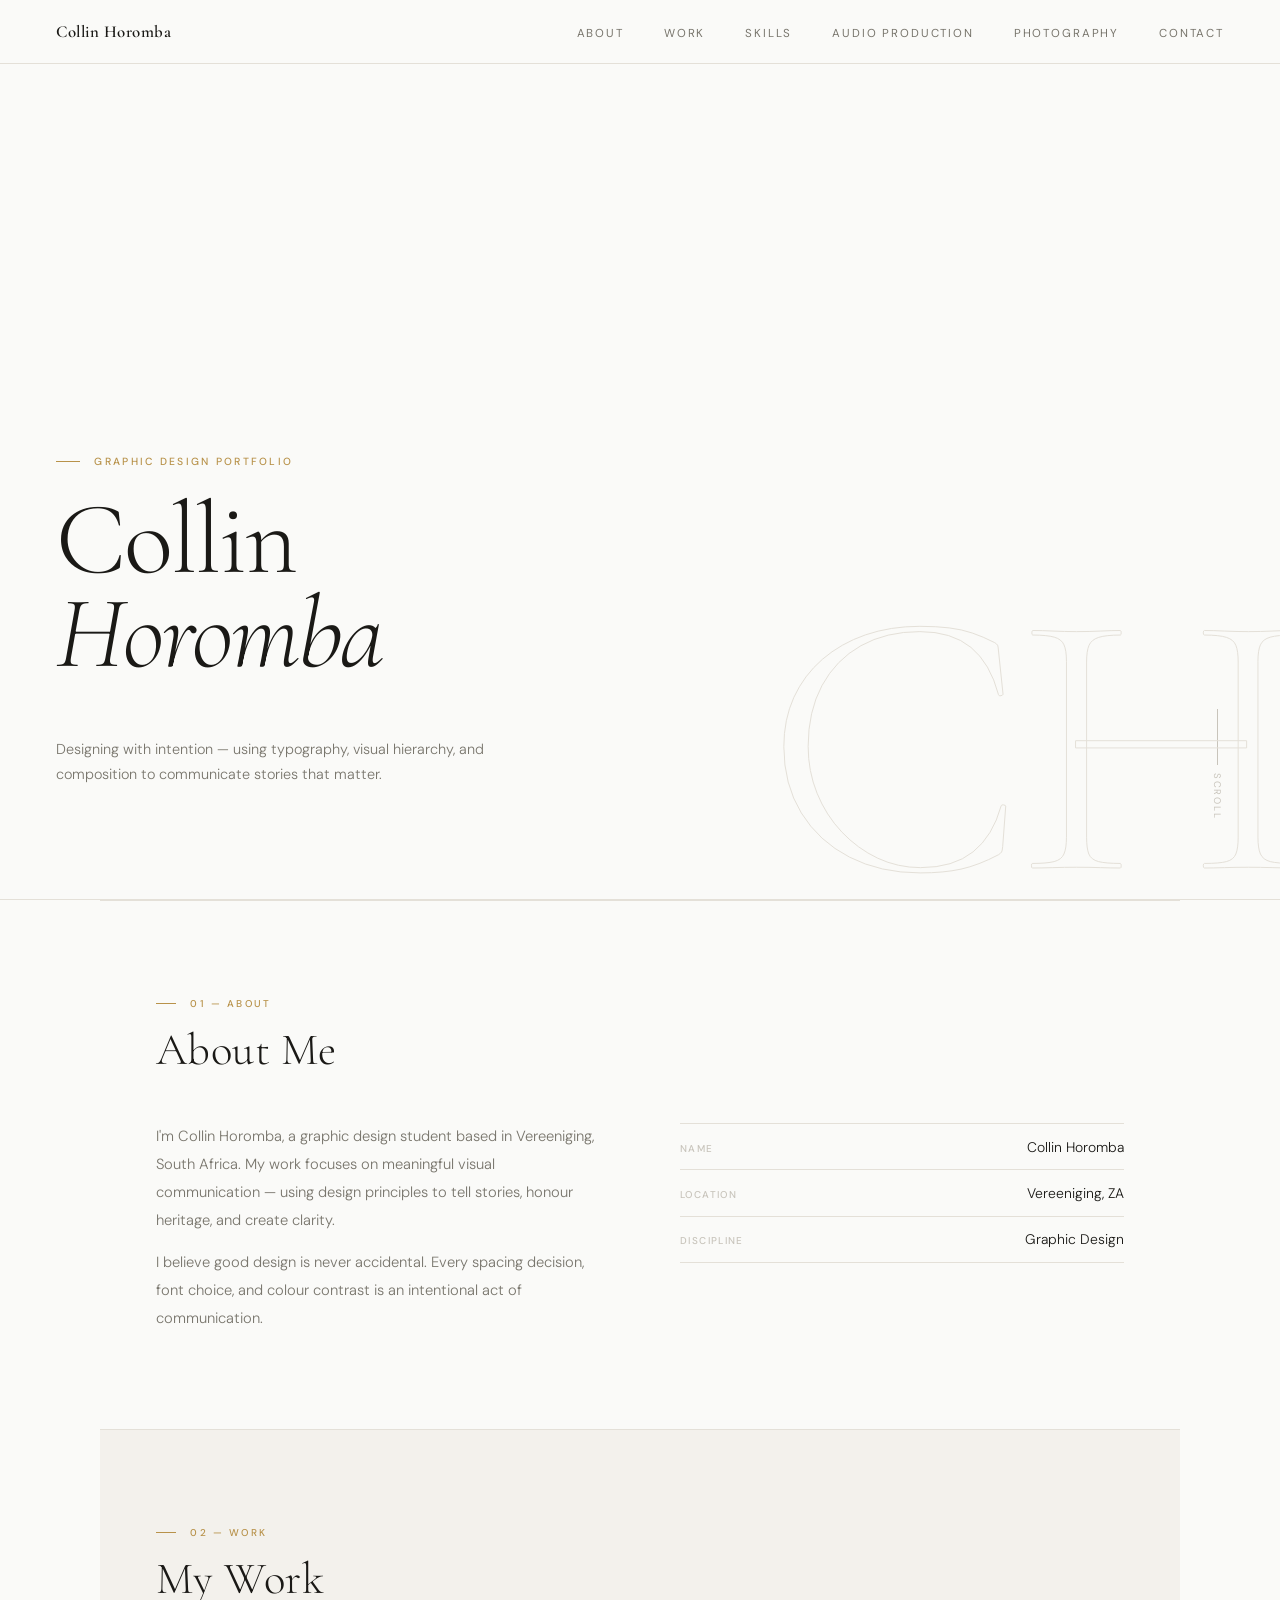
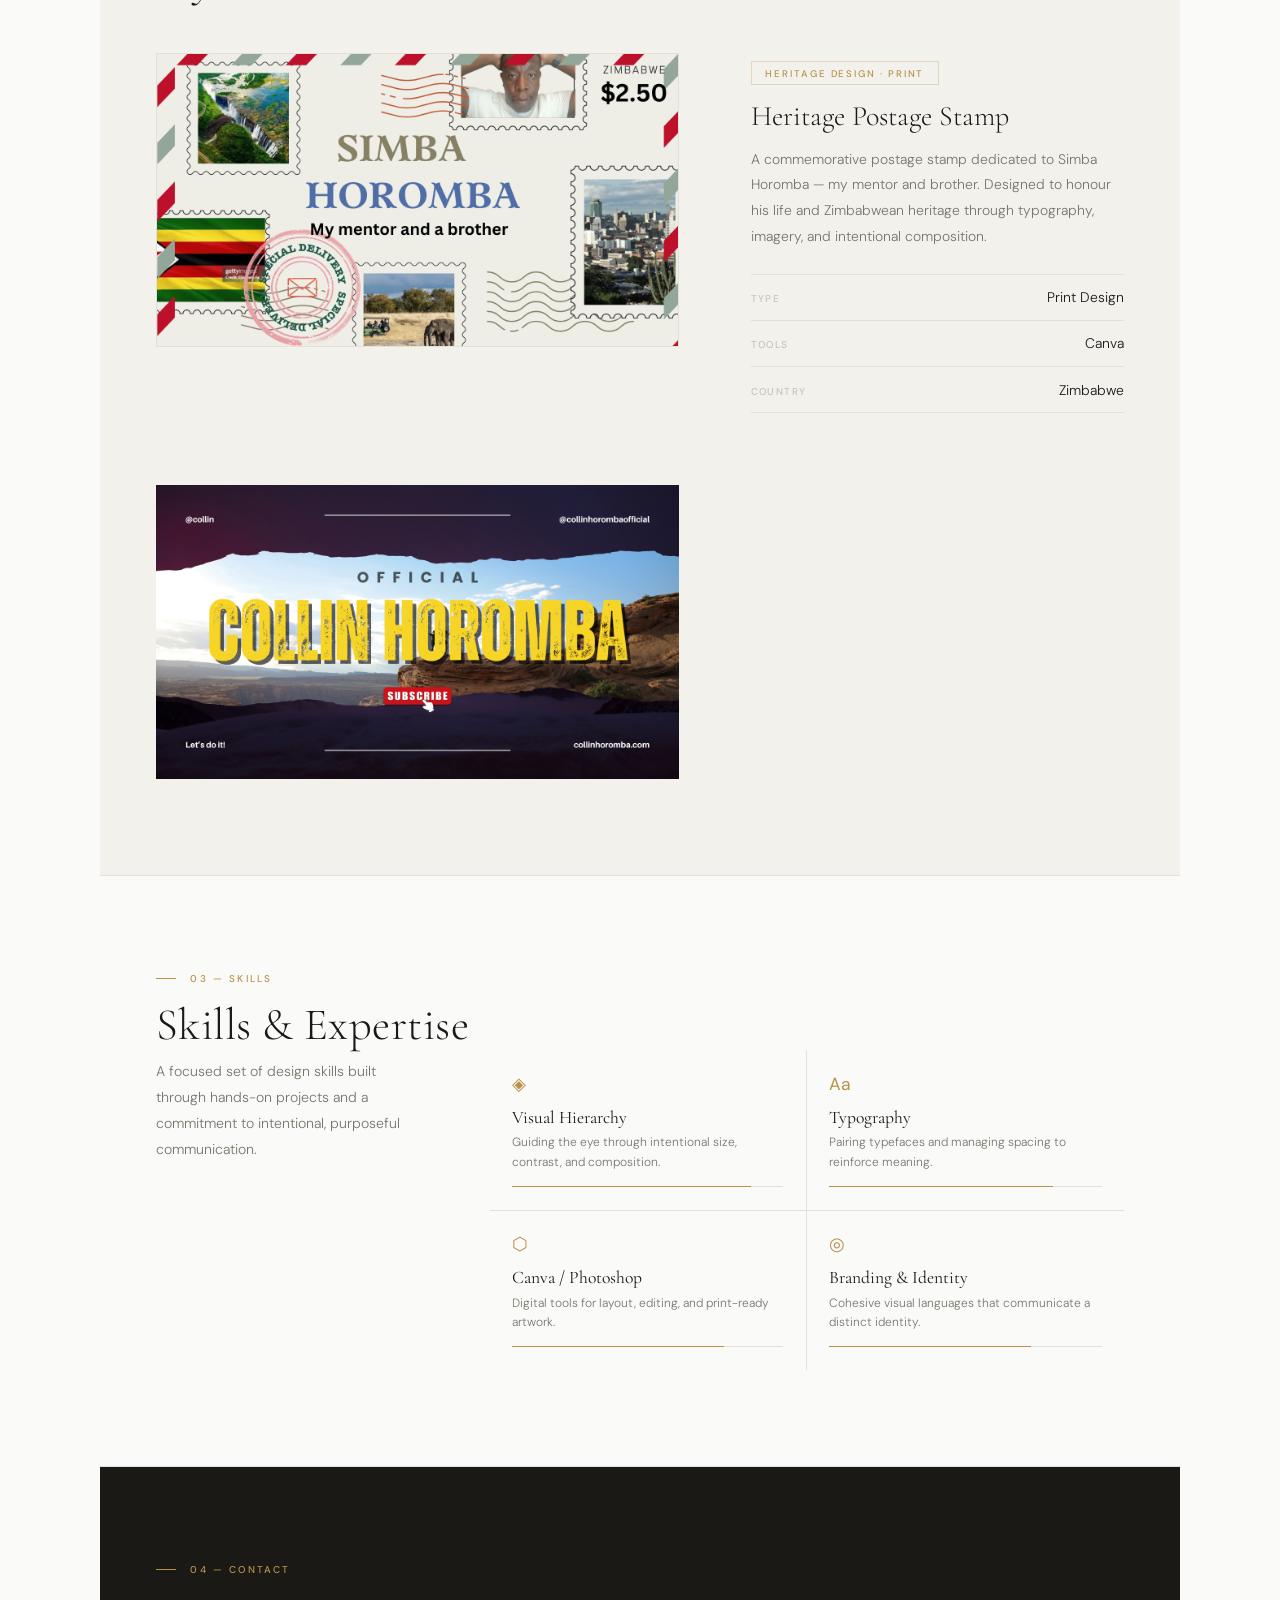
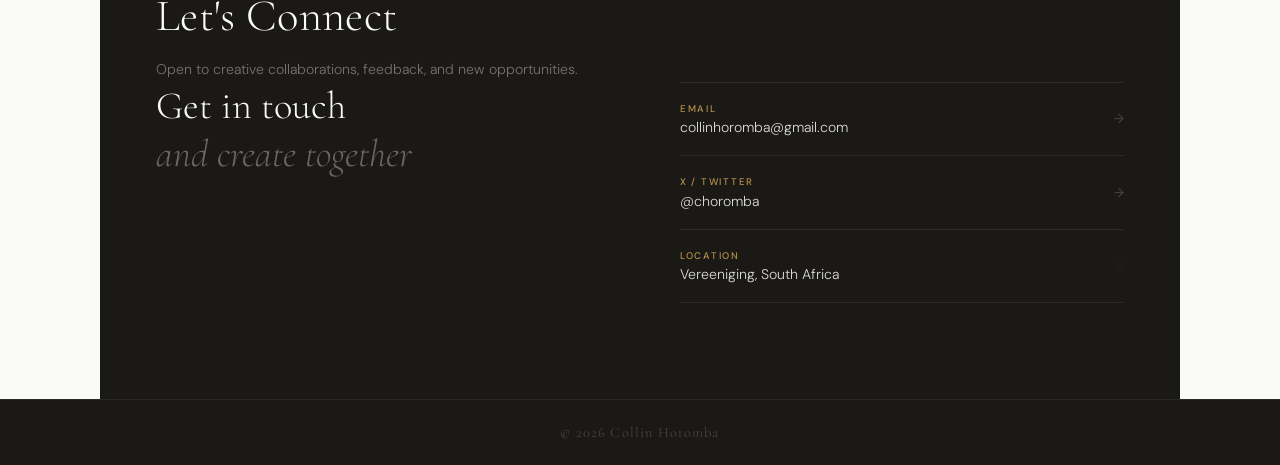
<file: index.html>
<!DOCTYPE html>
<html lang="en">
<head>
<meta charset="UTF-8">
<meta name="viewport" content="width=device-width, initial-scale=1.0">
<title>Collin Horomba — Graphic Design</title>
<link href="https://fonts.googleapis.com/css2?family=Cormorant+Garamond:ital,wght@0,300;0,400;0,600;1,300;1,400&family=DM+Sans:wght@300;400;500&display=swap" rel="stylesheet">
<style>
*, *::before, *::after { box-sizing: border-box; margin: 0; padding: 0; }

:root {
  --white: #fafaf8;
  --surface: #f3f1ec;
  --text: #1a1916;
  --muted: #78756c;
  --faint: #c8c4bb;
  --line: #e4e0d8;
  --gold: #b8924a;
}

html { scroll-behavior: smooth; }

body {
  font-family: 'DM Sans', sans-serif;
  background: var(--white);
  color: var(--text);
  overflow-x: hidden;
}

/* ── NAV ── */
nav {
  position: fixed;
  inset: 0 0 auto 0;
  z-index: 200;
  display: flex;
  justify-content: space-between;
  align-items: center;
  padding: 0 1.25rem;
  height: 60px;
  background: rgba(250,250,248,0.96);
  -webkit-backdrop-filter: blur(10px);
  backdrop-filter: blur(10px);
  border-bottom: 1px solid var(--line);
}

.nav-brand {
  font-family: 'Cormorant Garamond', serif;
  font-size: 1.05rem;
  font-weight: 600;
  letter-spacing: 0.03em;
  color: var(--text);
  text-decoration: none;
  z-index: 201;
}

/* hamburger button */
.hamburger {
  display: flex;
  flex-direction: column;
  justify-content: center;
  gap: 5px;
  width: 36px;
  height: 36px;
  background: none;
  border: none;
  cursor: pointer;
  padding: 4px;
  z-index: 201;
  position: relative;
}
.hamburger span {
  display: block;
  height: 1.5px;
  background: var(--text);
  border-radius: 2px;
  transform-origin: center;
  transition: transform 0.35s ease, opacity 0.25s ease, width 0.3s ease;
}
.hamburger span:nth-child(1) { width: 100%; }
.hamburger span:nth-child(2) { width: 70%; margin-left: auto; }
.hamburger span:nth-child(3) { width: 100%; }

/* open state */
.hamburger.open span:nth-child(1) { transform: translateY(6.5px) rotate(45deg); width: 100%; }
.hamburger.open span:nth-child(2) { opacity: 0; transform: scaleX(0); }
.hamburger.open span:nth-child(3) { transform: translateY(-6.5px) rotate(-45deg); }

/* mobile drawer */
.nav-drawer {
  position: fixed;
  inset: 60px 0 0 0;
  z-index: 199;
  background: rgba(250,250,248,0.98);
  -webkit-backdrop-filter: blur(10px);
  backdrop-filter: blur(12px);
  display: flex;
  flex-direction: column;
  justify-content: center;
  align-items: center;
  gap: 0;
  transform: translateX(100%);
  transition: transform 0.4s cubic-bezier(0.16, 1, 0.3, 1);
  pointer-events: none;
}
.nav-drawer.open {
  transform: translateX(0);
  pointer-events: all;
}
.nav-drawer a {
  font-family: 'Cormorant Garamond', serif;
  font-size: 2.8rem;
  font-weight: 300;
  letter-spacing: 0.02em;
  color: var(--text);
  text-decoration: none;
  padding: 0.75rem 2rem;
  width: 100%;
  text-align: center;
  border-bottom: 1px solid var(--line);
  transition: color 0.25s, padding-left 0.3s;
  opacity: 0;
  transform: translateX(30px);
  transition: opacity 0.4s ease, transform 0.4s ease, color 0.25s, padding-left 0.3s;
}
.nav-drawer a:first-child { border-top: 1px solid var(--line); }
.nav-drawer a:hover { color: var(--gold); }
.nav-drawer.open a {
  opacity: 1;
  transform: translateX(0);
}
.nav-drawer.open a:nth-child(1) { transition-delay: 0.08s; }
.nav-drawer.open a:nth-child(2) { transition-delay: 0.14s; }
.nav-drawer.open a:nth-child(3) { transition-delay: 0.20s; }
.nav-drawer.open a:nth-child(4) { transition-delay: 0.26s; }

.drawer-footer {
  position: absolute;
  bottom: 2rem;
  font-size: 0.7rem;
  letter-spacing: 0.14em;
  text-transform: uppercase;
  color: var(--faint);
  opacity: 0;
  transition: opacity 0.4s ease 0.35s;
}
.nav-drawer.open .drawer-footer { opacity: 1; }

/* hide hamburger on desktop, show desktop links */
.nav-desktop { display: none; }

/* ── HERO ── */
.hero {
  min-height: 100svh;
  display: flex;
  flex-direction: column;
  justify-content: flex-end;
  padding: 0 1.25rem 4rem;
  position: relative;
  border-bottom: 1px solid var(--line);
  overflow: hidden;
  padding-top: 60px;
}
.hero-bg-number {
  position: absolute;
  right: -0.05em;
  bottom: -0.1em;
  font-family: 'Cormorant Garamond', serif;
  font-size: clamp(140px, 38vw, 380px);
  font-weight: 300;
  color: transparent;
  -webkit-text-stroke: 1px var(--line);
  -webkit-user-select: none;
  user-select: none;
  pointer-events: none;
  line-height: 1;
  letter-spacing: -0.02em;
}
.hero-label {
  font-size: 0.65rem;
  font-weight: 500;
  letter-spacing: 0.22em;
  text-transform: uppercase;
  color: var(--gold);
  margin-bottom: 1.5rem;
  display: flex;
  align-items: center;
  gap: 0.9rem;
}
.hero-label::before {
  content: '';
  display: block;
  width: 1.5rem;
  height: 1px;
  background: var(--gold);
}
.hero-name {
  font-family: 'Cormorant Garamond', serif;
  font-size: clamp(3.8rem, 16vw, 7.5rem);
  font-weight: 300;
  line-height: 0.92;
  letter-spacing: -0.02em;
  margin-bottom: 1.75rem;
}
.hero-name em { font-style: italic; display: block; }
.hero-tagline {
  font-size: 0.9rem;
  font-weight: 300;
  color: var(--muted);
  line-height: 1.75;
  max-width: 28rem;
  margin-bottom: 2rem;
}
.hero-scroll {
  display: flex;
  align-items: center;
  gap: 0.75rem;
  text-decoration: none;
  color: var(--faint);
  width: fit-content;
  transition: color 0.3s;
}
.hero-scroll:hover { color: var(--muted); }
.hero-scroll-line {
  width: 2.5rem;
  height: 1px;
  background: currentColor;
  animation: linepulse 2s ease-in-out infinite;
}
@keyframes linepulse {
  0%, 100% { opacity: 0.3; transform: scaleX(1); }
  50% { opacity: 1; transform: scaleX(0.6); }
}
.hero-scroll span {
  font-size: 0.6rem;
  letter-spacing: 0.18em;
  text-transform: uppercase;
}

/* ── SHARED SECTION ── */
.section-wrap {
  padding: 4.5rem 1.25rem;
  border-top: 1px solid var(--line);
}
.sec-eyebrow {
  display: flex;
  align-items: center;
  gap: 0.9rem;
  font-size: 0.62rem;
  font-weight: 500;
  letter-spacing: 0.22em;
  text-transform: uppercase;
  color: var(--gold);
  margin-bottom: 1rem;
}
.sec-eyebrow::before {
  content: '';
  width: 1.25rem;
  height: 1px;
  background: var(--gold);
}
.sec-title {
  font-family: 'Cormorant Garamond', serif;
  font-size: clamp(1.85rem, 6vw, 2.8rem);
  font-weight: 300;
  line-height: 1.1;
  letter-spacing: 0.01em;
}

/* ── ABOUT ── */
.about-text {
  margin-top: 2rem;
  display: flex;
  flex-direction: column;
  gap: 0.9rem;
}
.about-text p {
  font-size: 0.92rem;
  font-weight: 300;
  color: var(--muted);
  line-height: 1.9;
}
.about-details { margin-top: 2rem; }
.drow {
  display: flex;
  justify-content: space-between;
  align-items: baseline;
  padding: 0.85rem 0;
  border-bottom: 1px solid var(--line);
  gap: 1rem;
}
.drow:first-child { border-top: 1px solid var(--line); }
.dkey {
  font-size: 0.62rem;
  font-weight: 500;
  letter-spacing: 0.14em;
  text-transform: uppercase;
  color: var(--faint);
}
.dval { font-size: 0.87rem; font-weight: 300; color: var(--text); text-align: right; }

/* ── WORK ── */
.work-bg { background: var(--surface); }
.work-img-frame {
  margin-top: 2rem;
  overflow: hidden;
  border: 1px solid var(--line);
  line-height: 0;
  position: relative;
}
.work-img {
  width: 100%;
  display: block;
  filter: saturate(0.82);
  transition: transform 0.6s ease, filter 0.6s ease;
}
.work-img-frame:hover .work-img { transform: scale(1.03); filter: saturate(1); }
.work-tag {
  display: inline-block;
  font-size: 0.6rem;
  font-weight: 500;
  letter-spacing: 0.2em;
  text-transform: uppercase;
  color: var(--gold);
  border: 1px solid rgba(184,146,74,0.3);
  padding: 0.3rem 0.85rem;
  margin-top: 1.75rem;
  margin-bottom: 1rem;
}
.work-title {
  font-family: 'Cormorant Garamond', serif;
  font-size: 1.75rem;
  font-weight: 300;
  line-height: 1.1;
  margin-bottom: 0.9rem;
}
.work-desc {
  font-size: 0.87rem;
  font-weight: 300;
  color: var(--muted);
  line-height: 1.85;
  margin-bottom: 1.5rem;
}
.work-meta { display: flex; flex-direction: column; }

/* ── SKILLS ── */
.skills-intro {
  margin-top: 1.5rem;
  font-size: 0.88rem;
  font-weight: 300;
  color: var(--muted);
  line-height: 1.85;
  margin-bottom: 2rem;
}
.skills-grid {
  display: grid;
  grid-template-columns: 1fr 1fr;
}
.skill-item {
  padding: 1.4rem;
  border-right: 1px solid var(--line);
  border-bottom: 1px solid var(--line);
  transition: background 0.3s;
}
.skill-item:nth-child(2n) { border-right: none; }
.skill-item:nth-child(3),
.skill-item:nth-child(4) { border-bottom: none; }
.skill-item:hover { background: var(--surface); }
.skill-icon { font-size: 1.1rem; margin-bottom: 0.75rem; display: block; color: var(--gold); }
.skill-name {
  font-family: 'Cormorant Garamond', serif;
  font-size: 1.1rem;
  font-weight: 400;
  margin-bottom: 0.35rem;
}
.skill-note { font-size: 0.75rem; font-weight: 300; color: var(--muted); line-height: 1.6; }
.skill-bar-track {
  margin-top: 0.9rem;
  height: 1px;
  background: var(--line);
  position: relative;
}
.skill-bar-fill {
  position: absolute;
  inset: 0 auto 0 0;
  background: var(--gold);
  width: 0;
  transition: width 1.4s cubic-bezier(0.16, 1, 0.3, 1);
}

/* ── CONTACT ── */
.contact-bg {
  background: var(--text);
  color: rgba(250,250,248,0.85);
}
.contact-bg .sec-eyebrow { color: var(--gold); }
.contact-bg .sec-eyebrow::before { background: var(--gold); }
.contact-bg .sec-title { color: #fafaf8; }
.contact-sub {
  font-size: 0.88rem;
  font-weight: 300;
  color: rgba(250,250,248,0.4);
  line-height: 1.75;
  margin-top: 1rem;
  margin-bottom: 2rem;
}
.contact-tagline {
  font-family: 'Cormorant Garamond', serif;
  font-size: clamp(1.6rem, 6vw, 2.4rem);
  font-weight: 300;
  line-height: 1.25;
  color: #fafaf8;
  margin-bottom: 2.5rem;
}
.contact-tagline em { font-style: italic; color: rgba(250,250,248,0.35); }
.contact-list { display: flex; flex-direction: column; }
.clink {
  display: flex;
  align-items: center;
  justify-content: space-between;
  padding: 1.2rem 0;
  border-bottom: 1px solid rgba(255,255,255,0.08);
  text-decoration: none;
  color: rgba(250,250,248,0.85);
  transition: padding-left 0.3s, color 0.25s;
}
.clink:first-child { border-top: 1px solid rgba(255,255,255,0.08); }
.clink:hover { padding-left: 0.5rem; color: #fafaf8; }
.clink-left { display: flex; flex-direction: column; gap: 0.2rem; }
.clink-type {
  font-size: 0.6rem;
  font-weight: 500;
  letter-spacing: 0.18em;
  text-transform: uppercase;
  color: var(--gold);
}
.clink-value { font-size: 0.88rem; font-weight: 300; }
.clink-arrow {
  font-size: 0.8rem;
  color: rgba(255,255,255,0.2);
  transition: transform 0.3s, color 0.25s;
  flex-shrink: 0;
}

.clink-arrow-static {
  opacity: 0.15;
}

.clink:hover .clink-arrow { transform: translateX(5px); color: var(--gold); }

/* ── FOOTER ── */
footer {
  background: var(--text);
  border-top: 1px solid rgba(255,255,255,0.07);
  padding: 1.5rem;
  text-align: center;
  font-family: 'Cormorant Garamond', serif;
  font-size: 0.9rem;
  font-weight: 300;
  letter-spacing: 0.08em;
  color: rgba(255,255,255,0.22);
}

/* ── REVEAL ── */
.reveal {
  opacity: 0;
  transform: translateY(22px);
  transition: opacity 0.85s ease, transform 0.85s ease;
}
.reveal.visible { opacity: 1; transform: none; }
.reveal-d1 { transition-delay: 0.12s; }
.reveal-d2 { transition-delay: 0.24s; }

/* ── DESKTOP OVERRIDES (min-width: 860px) ── */
@media (min-width: 860px) {
  nav {
    padding: 0 3.5rem;
    height: 64px;
  }
  .hamburger { display: none; }
  .nav-drawer { display: none; }
  .nav-desktop {
    display: flex;
    gap: 2.5rem;
    list-style: none;
  }
  .nav-desktop a {
    font-size: 0.72rem;
    font-weight: 400;
    letter-spacing: 0.16em;
    text-transform: uppercase;
    color: var(--muted);
    text-decoration: none;
    position: relative;
    transition: color 0.25s;
  }
  .nav-desktop a::after {
    content: '';
    position: absolute;
    bottom: -3px; left: 0; right: 100%;
    height: 1px;
    background: var(--gold);
    transition: right 0.3s ease;
  }
  .nav-desktop a:hover { color: var(--text); }
  .nav-desktop a:hover::after { right: 0; }

  .hero {
    padding: 0 3.5rem 5rem;
    padding-top: 64px;
  }
  .hero-name { font-size: clamp(3.8rem, 8vw, 7.5rem); }
  .hero-bottom {
    display: flex;
    align-items: flex-end;
    justify-content: space-between;
    gap: 2rem;
  }
  .hero-scroll {
    flex-direction: column;
    align-items: center;
    gap: 0.5rem;
    flex-shrink: 0;
  }
  .hero-scroll-line {
    width: 1px;
    height: 3.5rem;
    animation: scrollpulse 2s ease-in-out infinite;
  }
  @keyframes scrollpulse {
    0%, 100% { opacity: 0.3; transform: scaleY(1); }
    50% { opacity: 1; transform: scaleY(0.6); }
  }
  .hero-scroll span { writing-mode: vertical-rl; }

  .section-wrap { padding: 6rem 3.5rem; max-width: 1080px; margin: 0 auto; }

  .about-grid {
    display: grid;
    grid-template-columns: 1fr 1fr;
    gap: 5rem;
    margin-top: 3rem;
    align-items: start;
  }
  .about-text { margin-top: 0; }
  .about-details { margin-top: 0; }

  .work-layout {
    display: grid;
    grid-template-columns: 1.4fr 1fr;
    gap: 4.5rem;
    align-items: start;
    margin-top: 3rem;
  }
  .work-img-frame { margin-top: 0; }
  .work-info-side { padding-top: 0.5rem; }
  .work-tag { margin-top: 0; }

  .skills-layout {
    display: grid;
    grid-template-columns: 1fr 2.5fr;
    gap: 5rem;
    align-items: start;
  }
  .skills-intro { margin-top: 0.5rem; margin-bottom: 0; }
  .skills-grid-wrap { margin-top: 0; }

  .contact-layout {
    display: grid;
    grid-template-columns: 1fr 1fr;
    gap: 5rem;
    align-items: start;
  }
  .contact-sub { margin-bottom: 0; }
}
</style>
</head>
<body>

<!-- NAV -->
<nav>
  <a class="nav-brand" href="#">Collin Horomba</a>

  <!-- Mobile hamburger -->
  <button class="hamburger" id="hamburger" aria-label="Toggle menu" aria-expanded="false">
    <span></span>
    <span></span>
    <span></span>
  </button>

  <!-- Desktop nav -->
  <ul class="nav-desktop">
    <li><a href="#about">About</a></li>
    <li><a href="#work">Work</a></li>
    <li><a href="#skills">Skills</a></li>
    <li><a href="audio-production.html">Audio Production</a></li>
    <li><a href="photography.html">Photography</a></li>
    <li><a href="#contact">Contact</a></li>
  </ul>
</nav>

<!-- Mobile drawer -->
<div class="nav-drawer" id="navDrawer">
  <a href="#about" class="drawer-link">About</a>
  <a href="#work" class="drawer-link">Work</a>
  <a href="#skills" class="drawer-link">Skills</a>
  <a href="audio-production.html" class="drawer-link">Audio Production</a>
  <a href="photography.html" class="drawer-link">Photography</a>
  <a href="#contact" class="drawer-link">Contact</a>
  <span class="drawer-footer">Graphic Design Portfolio</span>
</div>

<!-- HERO -->
<section class="hero">
  <div class="hero-bg-number">CH</div>
  <div class="reveal">
    <p class="hero-label">Graphic Design Portfolio</p>
    <h1 class="hero-name">
      Collin
      <em>Horomba</em>
    </h1>
    <div class="hero-bottom">
      <p class="hero-tagline">Designing with intention — using typography, visual hierarchy, and composition to communicate stories that matter.</p>
      <a class="hero-scroll" href="#about">
        <div class="hero-scroll-line"></div>
        <span>Scroll</span>
      </a>
    </div>
  </div>
</section>

<!-- ABOUT -->
<div class="section-wrap" id="about">
  <div class="reveal">
    <p class="sec-eyebrow">01 — About</p>
    <h2 class="sec-title">About Me</h2>
  </div>
  <!-- mobile stacked, desktop grid via .about-grid -->
  <div class="about-grid">
    <div class="about-text reveal reveal-d1">
      <p>I'm Collin Horomba, a graphic design student based in Vereeniging, South Africa. My work focuses on meaningful visual communication — using design principles to tell stories, honour heritage, and create clarity.</p>
      <p>I believe good design is never accidental. Every spacing decision, font choice, and colour contrast is an intentional act of communication.</p>
    </div>
    <div class="about-details reveal reveal-d2">
      <div class="drow">
        <span class="dkey">Name</span>
        <span class="dval">Collin Horomba</span>
      </div>
      <div class="drow">
        <span class="dkey">Location</span>
        <span class="dval">Vereeniging, ZA</span>
      </div>
      <div class="drow">
        <span class="dkey">Discipline</span>
        <span class="dval">Graphic Design</span>
      </div>
    </div>
  </div>
</div>

<!-- WORK -->
<div class="section-wrap work-bg" id="work">
  <div class="reveal">
    <p class="sec-eyebrow">02 — Work</p>
    <h2 class="sec-title">My Work</h2>
  </div>
  <!-- desktop: .work-layout grid; mobile: stacked naturally -->
  <div class="work-layout">
    <div class="work-img-frame reveal reveal-d1">
      <img src="SIMBA.png" alt="Heritage Postage Stamp — Simba Horomba" class="work-img">
    </div>
    <div class="work-info-side reveal reveal-d2">
      <span class="work-tag">Heritage Design · Print</span>
      <h3 class="work-title">Heritage Postage Stamp</h3>
      <p class="work-desc">A commemorative postage stamp dedicated to Simba Horomba — my mentor and brother. Designed to honour his life and Zimbabwean heritage through typography, imagery, and intentional composition.</p>
      <div class="work-meta">
        <div class="drow">
          <span class="dkey">Type</span>
          <span class="dval">Print Design</span>
        </div>
        <div class="drow">
          <span class="dkey">Tools</span>
          <span class="dval">Canva</span>
        </div>
        <div class="drow">
          <span class="dkey">Country</span>
          <span class="dval">Zimbabwe</span>
        </div>
      </div>
    </div>
    <div class="picture">
      <img src="Collin horomba.png" alt="Collin Horomba" class="work-img">
    </div>
  </div>
</div>

<!-- SKILLS -->
<div class="section-wrap" id="skills">
  <div class="reveal">
    <p class="sec-eyebrow">03 — Skills</p>
    <h2 class="sec-title">Skills &amp; Expertise</h2>
  </div>
  <div class="skills-layout">
    <div class="reveal reveal-d1">
      <p class="skills-intro">A focused set of design skills built through hands-on projects and a commitment to intentional, purposeful communication.</p>
    </div>
    <div class="skills-grid-wrap reveal reveal-d2">
      <div class="skills-grid">
        <div class="skill-item">
          <span class="skill-icon">◈</span>
          <p class="skill-name">Visual Hierarchy</p>
          <p class="skill-note">Guiding the eye through intentional size, contrast, and composition.</p>
          <div class="skill-bar-track"><div class="skill-bar-fill" data-width="88%"></div></div>
        </div>
        <div class="skill-item">
          <span class="skill-icon">Aa</span>
          <p class="skill-name">Typography</p>
          <p class="skill-note">Pairing typefaces and managing spacing to reinforce meaning.</p>
          <div class="skill-bar-track"><div class="skill-bar-fill" data-width="82%"></div></div>
        </div>
        <div class="skill-item">
          <span class="skill-icon">⬡</span>
          <p class="skill-name">Canva / Photoshop</p>
          <p class="skill-note">Digital tools for layout, editing, and print-ready artwork.</p>
          <div class="skill-bar-track"><div class="skill-bar-fill" data-width="78%"></div></div>
        </div>
        <div class="skill-item">
          <span class="skill-icon">◎</span>
          <p class="skill-name">Branding &amp; Identity</p>
          <p class="skill-note">Cohesive visual languages that communicate a distinct identity.</p>
          <div class="skill-bar-track"><div class="skill-bar-fill" data-width="74%"></div></div>
        </div>
      </div>
    </div>
  </div>
</div>

<!-- CONTACT -->
<div class="section-wrap contact-bg" id="contact">
  <div class="reveal">
    <p class="sec-eyebrow">04 — Contact</p>
    <h2 class="sec-title">Let's Connect</h2>
    <p class="contact-sub">Open to creative collaborations, feedback, and new opportunities.</p>
  </div>
  <div class="contact-layout">
    <div class="contact-tagline reveal reveal-d1">
      Get in touch<br>
      <em>and create together</em>
    </div>
    <div class="contact-list reveal reveal-d2">
      <a href="mailto:collinhoromba@gmail.com" class="clink">
        <div class="clink-left">
          <span class="clink-type">Email</span>
          <span class="clink-value">collinhoromba@gmail.com</span>
        </div>
        <span class="clink-arrow">→</span>
      </a>
      <a href="https://x.com/choromba" target="_blank" rel="noopener noreferrer" class="clink">
        <div class="clink-left">
          <span class="clink-type">X / Twitter</span>
          <span class="clink-value">@choromba</span>
        </div>
        <span class="clink-arrow">→</span>
      </a>
      <div class="clink">
        <div class="clink-left">
          <span class="clink-type">Location</span>
          <span class="clink-value">Vereeniging, South Africa</span>
        </div>
        <span class="clink-arrow  clink-arrow-static">◎</span>
      </div>
    </div>
  </div>
</div>

<!-- FOOTER -->
<footer>&#169; 2026 Collin Horomba</footer>

<script>
  const btn = document.getElementById('hamburger');
  const drawer = document.getElementById('navDrawer');

  function toggleMenu(open) {
    btn.classList.toggle('open', open);
    drawer.classList.toggle('open', open);
    btn.setAttribute('aria-expanded', open);
    document.body.style.overflow = open ? 'hidden' : '';
  }

  btn.addEventListener('click', function() {
    toggleMenu(!drawer.classList.contains('open'));
  });

  drawer.querySelectorAll('a').forEach(function(link) {
    link.addEventListener('click', function() {
      toggleMenu(false);
    });
  });

  // close on escape key
  document.addEventListener('keydown', function(e) {
    if (e.key === 'Escape') toggleMenu(false);
  });

  // scroll reveal
  const io = new IntersectionObserver(function(entries) {
    entries.forEach(function(e) {
      if (e.isIntersecting) {
        e.target.classList.add('visible');
        e.target.querySelectorAll('.skill-bar-fill').forEach(function(b) {
          b.style.width = b.getAttribute('data-width');
        });
      }
    });
  }, { threshold: 0.1 });

  document.querySelectorAll('.reveal').forEach(function(el) { io.observe(el); });
</script>
</body>
</html>
</file>
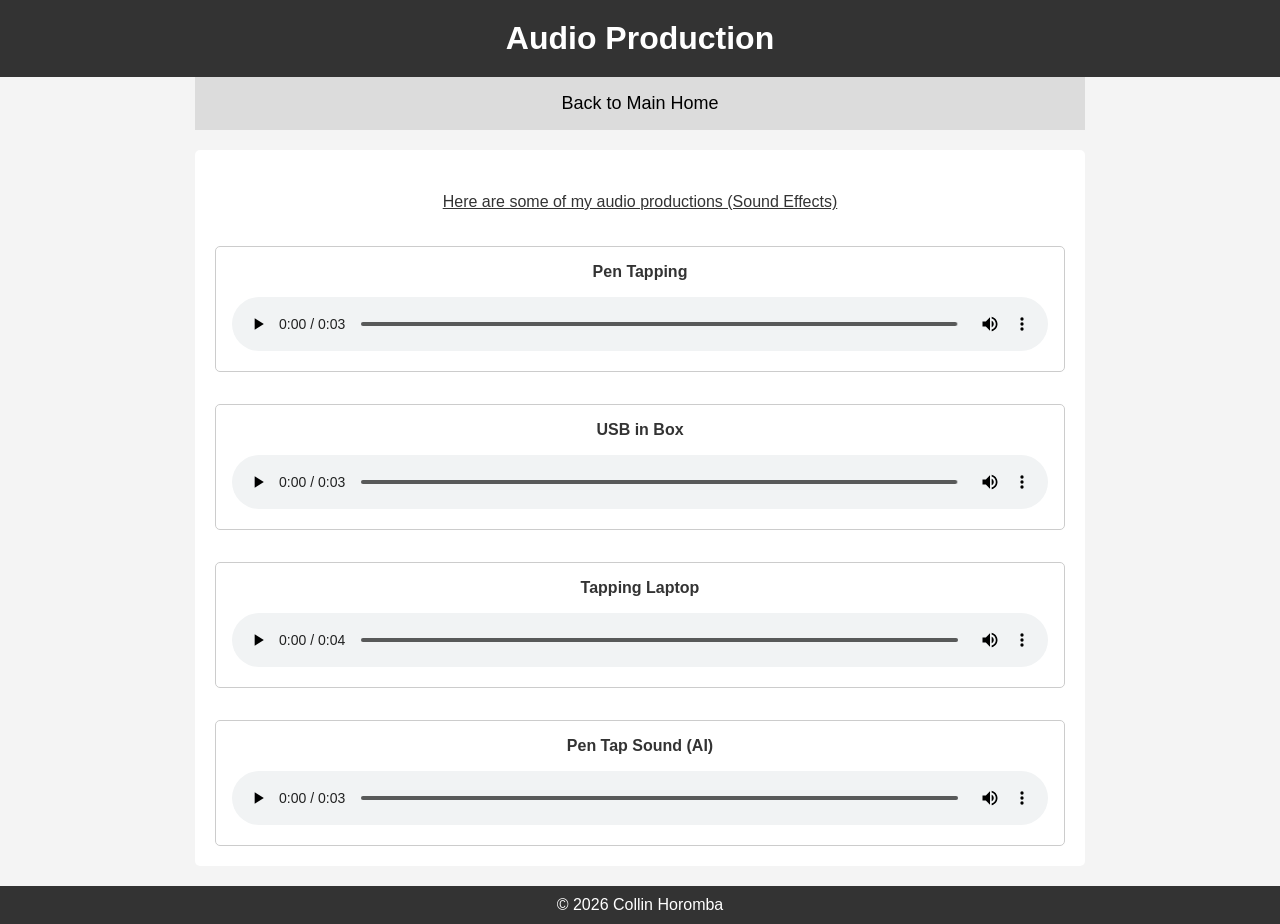
<file: audio-production.html>
<!DOCTYPE html>
<html lang="en">
<head>
    <meta charset="UTF-8">
    <meta name="viewport" content="width=device-width, initial-scale=1.0">
    <title>Audio Production | Collin S. Horomba</title>
    <link rel="stylesheet" href="styles.css">
    <link href="https://fonts.googleapis.com/css2?family=Cormorant+Garamond:ital,wght@0,300;0,400;0,600;1,300;1,400&family=DM+Sans:wght@300;400;500&display=swap" rel="stylesheet"> 
</head>
<body>
    <header>
        <h1>Audio Production</h1>

    </header>
    <nav>
        <a href="index.html">Back to Main Home</a>
    </nav>
    <main>

        <p class="audio-para">Here are some of my audio productions (Sound Effects)</p>

        <div class="audio-sample">
            <h6>Pen Tapping</h6>
            <audio src="pen-tapping.wav" controls>Pen Tapping</audio>
        </div>
        <div class="audio-sample">
            <h6>USB in Box</h6>
            <audio src="usb-in-box.wav" controls>USB in Box</audio>
        </div>
        <div class="audio-sample">
            <h6>Tapping Laptop</h6>
            <audio src="tapping-laptop.wav" controls>Tapping Laptop</audio>
        </div>
        <div class="audio-sample">
            <h6>Pen Tap Sound (AI)</h6>
            <audio src="pen_tap_sound-AI.mp3" controls>Pen Tap Sound (AI)</audio>
        </div>
    </main>
    <footer>&#169; 2026 Collin Horomba</footer>
</body>
</html>
</file>
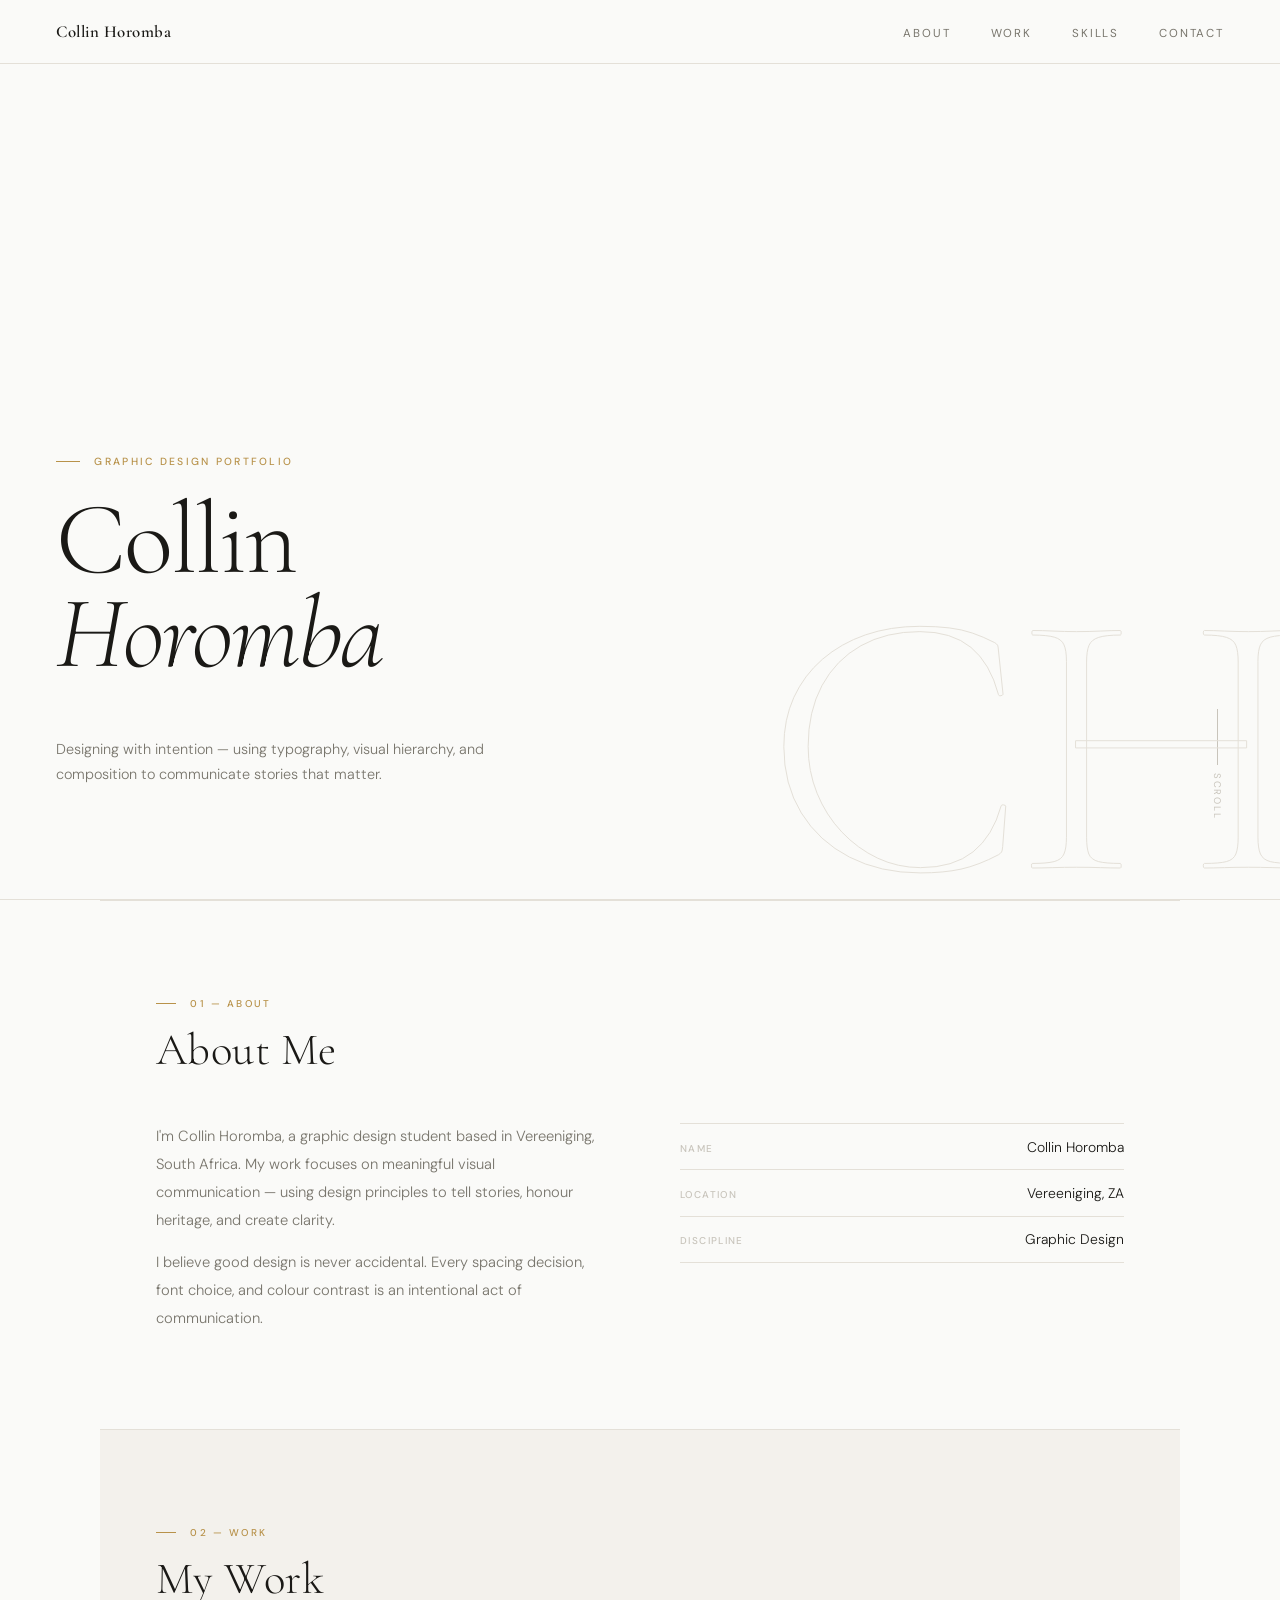
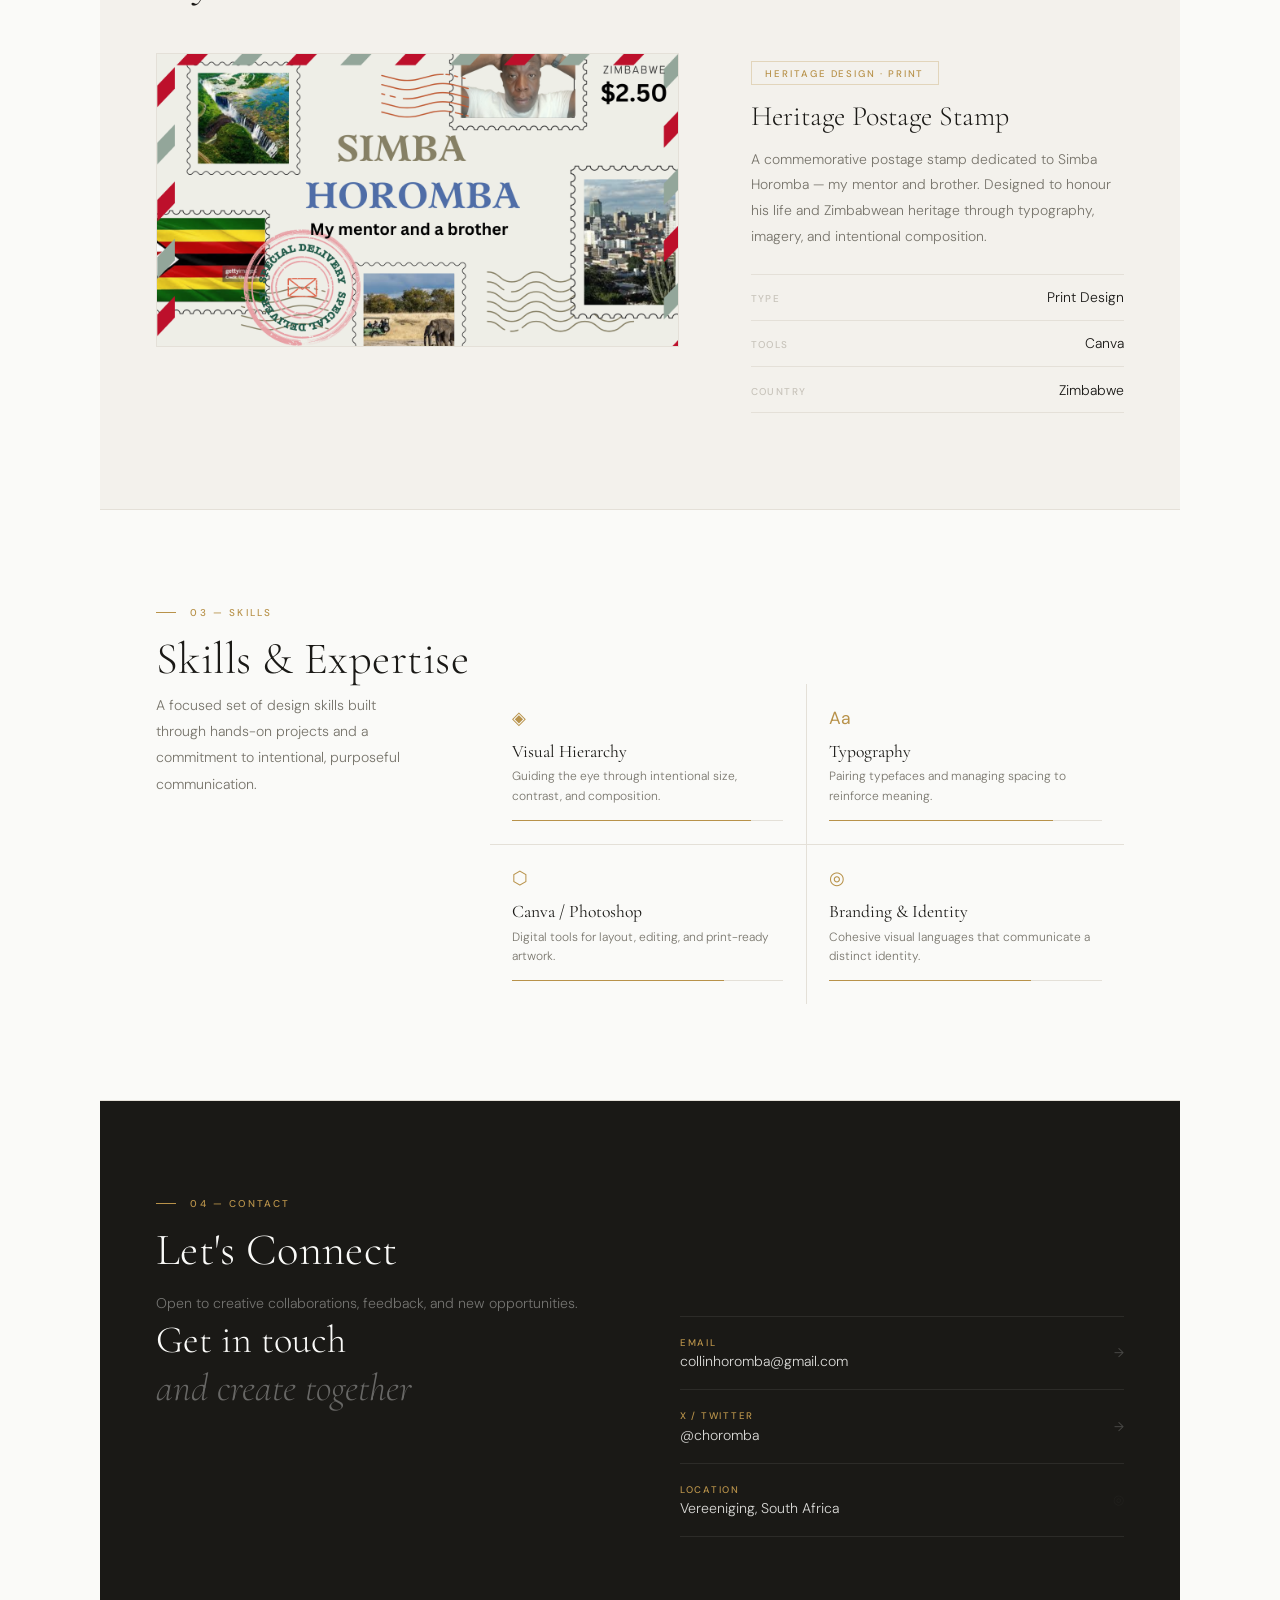
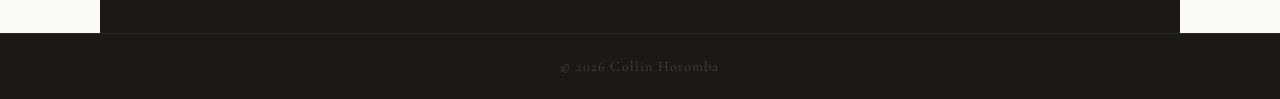
<file: collin-horomba-portfolio.html>
<!DOCTYPE html>
<html lang="en">
<head>
<meta charset="UTF-8">
<meta name="viewport" content="width=device-width, initial-scale=1.0">
<title>Collin Horomba — Graphic Design</title>
<link href="https://fonts.googleapis.com/css2?family=Cormorant+Garamond:ital,wght@0,300;0,400;0,600;1,300;1,400&family=DM+Sans:wght@300;400;500&display=swap" rel="stylesheet">
<style>
*, *::before, *::after { box-sizing: border-box; margin: 0; padding: 0; }

:root {
  --white: #fafaf8;
  --surface: #f3f1ec;
  --text: #1a1916;
  --muted: #78756c;
  --faint: #c8c4bb;
  --line: #e4e0d8;
  --gold: #b8924a;
}

html { scroll-behavior: smooth; }

body {
  font-family: 'DM Sans', sans-serif;
  background: var(--white);
  color: var(--text);
  overflow-x: hidden;
}

/* ── NAV ── */
nav {
  position: fixed;
  inset: 0 0 auto 0;
  z-index: 200;
  display: flex;
  justify-content: space-between;
  align-items: center;
  padding: 0 1.25rem;
  height: 60px;
  background: rgba(250,250,248,0.96);
  -webkit-backdrop-filter: blur(10px);
  backdrop-filter: blur(10px);
  border-bottom: 1px solid var(--line);
}

.nav-brand {
  font-family: 'Cormorant Garamond', serif;
  font-size: 1.05rem;
  font-weight: 600;
  letter-spacing: 0.03em;
  color: var(--text);
  text-decoration: none;
  z-index: 201;
}

/* hamburger button */
.hamburger {
  display: flex;
  flex-direction: column;
  justify-content: center;
  gap: 5px;
  width: 36px;
  height: 36px;
  background: none;
  border: none;
  cursor: pointer;
  padding: 4px;
  z-index: 201;
  position: relative;
}
.hamburger span {
  display: block;
  height: 1.5px;
  background: var(--text);
  border-radius: 2px;
  transform-origin: center;
  transition: transform 0.35s ease, opacity 0.25s ease, width 0.3s ease;
}
.hamburger span:nth-child(1) { width: 100%; }
.hamburger span:nth-child(2) { width: 70%; margin-left: auto; }
.hamburger span:nth-child(3) { width: 100%; }

/* open state */
.hamburger.open span:nth-child(1) { transform: translateY(6.5px) rotate(45deg); width: 100%; }
.hamburger.open span:nth-child(2) { opacity: 0; transform: scaleX(0); }
.hamburger.open span:nth-child(3) { transform: translateY(-6.5px) rotate(-45deg); }

/* mobile drawer */
.nav-drawer {
  position: fixed;
  inset: 60px 0 0 0;
  z-index: 199;
  background: rgba(250,250,248,0.98);
  -webkit-backdrop-filter: blur(10px);
  backdrop-filter: blur(12px);
  display: flex;
  flex-direction: column;
  justify-content: center;
  align-items: center;
  gap: 0;
  transform: translateX(100%);
  transition: transform 0.4s cubic-bezier(0.16, 1, 0.3, 1);
  pointer-events: none;
}
.nav-drawer.open {
  transform: translateX(0);
  pointer-events: all;
}
.nav-drawer a {
  font-family: 'Cormorant Garamond', serif;
  font-size: 2.8rem;
  font-weight: 300;
  letter-spacing: 0.02em;
  color: var(--text);
  text-decoration: none;
  padding: 0.75rem 2rem;
  width: 100%;
  text-align: center;
  border-bottom: 1px solid var(--line);
  transition: color 0.25s, padding-left 0.3s;
  opacity: 0;
  transform: translateX(30px);
  transition: opacity 0.4s ease, transform 0.4s ease, color 0.25s, padding-left 0.3s;
}
.nav-drawer a:first-child { border-top: 1px solid var(--line); }
.nav-drawer a:hover { color: var(--gold); }
.nav-drawer.open a {
  opacity: 1;
  transform: translateX(0);
}
.nav-drawer.open a:nth-child(1) { transition-delay: 0.08s; }
.nav-drawer.open a:nth-child(2) { transition-delay: 0.14s; }
.nav-drawer.open a:nth-child(3) { transition-delay: 0.20s; }
.nav-drawer.open a:nth-child(4) { transition-delay: 0.26s; }

.drawer-footer {
  position: absolute;
  bottom: 2rem;
  font-size: 0.7rem;
  letter-spacing: 0.14em;
  text-transform: uppercase;
  color: var(--faint);
  opacity: 0;
  transition: opacity 0.4s ease 0.35s;
}
.nav-drawer.open .drawer-footer { opacity: 1; }

/* hide hamburger on desktop, show desktop links */
.nav-desktop { display: none; }

/* ── HERO ── */
.hero {
  min-height: 100svh;
  display: flex;
  flex-direction: column;
  justify-content: flex-end;
  padding: 0 1.25rem 4rem;
  position: relative;
  border-bottom: 1px solid var(--line);
  overflow: hidden;
  padding-top: 60px;
}
.hero-bg-number {
  position: absolute;
  right: -0.05em;
  bottom: -0.1em;
  font-family: 'Cormorant Garamond', serif;
  font-size: clamp(140px, 38vw, 380px);
  font-weight: 300;
  color: transparent;
  -webkit-text-stroke: 1px var(--line);
  -webkit-user-select: none;
  user-select: none;
  pointer-events: none;
  line-height: 1;
  letter-spacing: -0.02em;
}
.hero-label {
  font-size: 0.65rem;
  font-weight: 500;
  letter-spacing: 0.22em;
  text-transform: uppercase;
  color: var(--gold);
  margin-bottom: 1.5rem;
  display: flex;
  align-items: center;
  gap: 0.9rem;
}
.hero-label::before {
  content: '';
  display: block;
  width: 1.5rem;
  height: 1px;
  background: var(--gold);
}
.hero-name {
  font-family: 'Cormorant Garamond', serif;
  font-size: clamp(3.8rem, 16vw, 7.5rem);
  font-weight: 300;
  line-height: 0.92;
  letter-spacing: -0.02em;
  margin-bottom: 1.75rem;
}
.hero-name em { font-style: italic; display: block; }
.hero-tagline {
  font-size: 0.9rem;
  font-weight: 300;
  color: var(--muted);
  line-height: 1.75;
  max-width: 28rem;
  margin-bottom: 2rem;
}
.hero-scroll {
  display: flex;
  align-items: center;
  gap: 0.75rem;
  text-decoration: none;
  color: var(--faint);
  width: fit-content;
  transition: color 0.3s;
}
.hero-scroll:hover { color: var(--muted); }
.hero-scroll-line {
  width: 2.5rem;
  height: 1px;
  background: currentColor;
  animation: linepulse 2s ease-in-out infinite;
}
@keyframes linepulse {
  0%, 100% { opacity: 0.3; transform: scaleX(1); }
  50% { opacity: 1; transform: scaleX(0.6); }
}
.hero-scroll span {
  font-size: 0.6rem;
  letter-spacing: 0.18em;
  text-transform: uppercase;
}

/* ── SHARED SECTION ── */
.section-wrap {
  padding: 4.5rem 1.25rem;
  border-top: 1px solid var(--line);
}
.sec-eyebrow {
  display: flex;
  align-items: center;
  gap: 0.9rem;
  font-size: 0.62rem;
  font-weight: 500;
  letter-spacing: 0.22em;
  text-transform: uppercase;
  color: var(--gold);
  margin-bottom: 1rem;
}
.sec-eyebrow::before {
  content: '';
  width: 1.25rem;
  height: 1px;
  background: var(--gold);
}
.sec-title {
  font-family: 'Cormorant Garamond', serif;
  font-size: clamp(1.85rem, 6vw, 2.8rem);
  font-weight: 300;
  line-height: 1.1;
  letter-spacing: 0.01em;
}

/* ── ABOUT ── */
.about-text {
  margin-top: 2rem;
  display: flex;
  flex-direction: column;
  gap: 0.9rem;
}
.about-text p {
  font-size: 0.92rem;
  font-weight: 300;
  color: var(--muted);
  line-height: 1.9;
}
.about-details { margin-top: 2rem; }
.drow {
  display: flex;
  justify-content: space-between;
  align-items: baseline;
  padding: 0.85rem 0;
  border-bottom: 1px solid var(--line);
  gap: 1rem;
}
.drow:first-child { border-top: 1px solid var(--line); }
.dkey {
  font-size: 0.62rem;
  font-weight: 500;
  letter-spacing: 0.14em;
  text-transform: uppercase;
  color: var(--faint);
}
.dval { font-size: 0.87rem; font-weight: 300; color: var(--text); text-align: right; }

/* ── WORK ── */
.work-bg { background: var(--surface); }
.work-img-frame {
  margin-top: 2rem;
  overflow: hidden;
  border: 1px solid var(--line);
  line-height: 0;
  position: relative;
}
.work-img {
  width: 100%;
  display: block;
  filter: saturate(0.82);
  transition: transform 0.6s ease, filter 0.6s ease;
}
.work-img-frame:hover .work-img { transform: scale(1.03); filter: saturate(1); }
.work-tag {
  display: inline-block;
  font-size: 0.6rem;
  font-weight: 500;
  letter-spacing: 0.2em;
  text-transform: uppercase;
  color: var(--gold);
  border: 1px solid rgba(184,146,74,0.3);
  padding: 0.3rem 0.85rem;
  margin-top: 1.75rem;
  margin-bottom: 1rem;
}
.work-title {
  font-family: 'Cormorant Garamond', serif;
  font-size: 1.75rem;
  font-weight: 300;
  line-height: 1.1;
  margin-bottom: 0.9rem;
}
.work-desc {
  font-size: 0.87rem;
  font-weight: 300;
  color: var(--muted);
  line-height: 1.85;
  margin-bottom: 1.5rem;
}
.work-meta { display: flex; flex-direction: column; }

/* ── SKILLS ── */
.skills-intro {
  margin-top: 1.5rem;
  font-size: 0.88rem;
  font-weight: 300;
  color: var(--muted);
  line-height: 1.85;
  margin-bottom: 2rem;
}
.skills-grid {
  display: grid;
  grid-template-columns: 1fr 1fr;
}
.skill-item {
  padding: 1.4rem;
  border-right: 1px solid var(--line);
  border-bottom: 1px solid var(--line);
  transition: background 0.3s;
}
.skill-item:nth-child(2n) { border-right: none; }
.skill-item:nth-child(3),
.skill-item:nth-child(4) { border-bottom: none; }
.skill-item:hover { background: var(--surface); }
.skill-icon { font-size: 1.1rem; margin-bottom: 0.75rem; display: block; color: var(--gold); }
.skill-name {
  font-family: 'Cormorant Garamond', serif;
  font-size: 1.1rem;
  font-weight: 400;
  margin-bottom: 0.35rem;
}
.skill-note { font-size: 0.75rem; font-weight: 300; color: var(--muted); line-height: 1.6; }
.skill-bar-track {
  margin-top: 0.9rem;
  height: 1px;
  background: var(--line);
  position: relative;
}
.skill-bar-fill {
  position: absolute;
  inset: 0 auto 0 0;
  background: var(--gold);
  width: 0;
  transition: width 1.4s cubic-bezier(0.16, 1, 0.3, 1);
}

/* ── CONTACT ── */
.contact-bg {
  background: var(--text);
  color: rgba(250,250,248,0.85);
}
.contact-bg .sec-eyebrow { color: var(--gold); }
.contact-bg .sec-eyebrow::before { background: var(--gold); }
.contact-bg .sec-title { color: #fafaf8; }
.contact-sub {
  font-size: 0.88rem;
  font-weight: 300;
  color: rgba(250,250,248,0.4);
  line-height: 1.75;
  margin-top: 1rem;
  margin-bottom: 2rem;
}
.contact-tagline {
  font-family: 'Cormorant Garamond', serif;
  font-size: clamp(1.6rem, 6vw, 2.4rem);
  font-weight: 300;
  line-height: 1.25;
  color: #fafaf8;
  margin-bottom: 2.5rem;
}
.contact-tagline em { font-style: italic; color: rgba(250,250,248,0.35); }
.contact-list { display: flex; flex-direction: column; }
.clink {
  display: flex;
  align-items: center;
  justify-content: space-between;
  padding: 1.2rem 0;
  border-bottom: 1px solid rgba(255,255,255,0.08);
  text-decoration: none;
  color: rgba(250,250,248,0.85);
  transition: padding-left 0.3s, color 0.25s;
}
.clink:first-child { border-top: 1px solid rgba(255,255,255,0.08); }
.clink:hover { padding-left: 0.5rem; color: #fafaf8; }
.clink-left { display: flex; flex-direction: column; gap: 0.2rem; }
.clink-type {
  font-size: 0.6rem;
  font-weight: 500;
  letter-spacing: 0.18em;
  text-transform: uppercase;
  color: var(--gold);
}
.clink-value { font-size: 0.88rem; font-weight: 300; }
.clink-arrow {
  font-size: 0.8rem;
  color: rgba(255,255,255,0.2);
  transition: transform 0.3s, color 0.25s;
  flex-shrink: 0;
}

.clink-arrow-static {
  opacity: 0.15;
}

.clink:hover .clink-arrow { transform: translateX(5px); color: var(--gold); }

/* ── FOOTER ── */
footer {
  background: var(--text);
  border-top: 1px solid rgba(255,255,255,0.07);
  padding: 1.5rem;
  text-align: center;
  font-family: 'Cormorant Garamond', serif;
  font-size: 0.9rem;
  font-weight: 300;
  letter-spacing: 0.08em;
  color: rgba(255,255,255,0.22);
}

/* ── REVEAL ── */
.reveal {
  opacity: 0;
  transform: translateY(22px);
  transition: opacity 0.85s ease, transform 0.85s ease;
}
.reveal.visible { opacity: 1; transform: none; }
.reveal-d1 { transition-delay: 0.12s; }
.reveal-d2 { transition-delay: 0.24s; }

/* ── DESKTOP OVERRIDES (min-width: 860px) ── */
@media (min-width: 860px) {
  nav {
    padding: 0 3.5rem;
    height: 64px;
  }
  .hamburger { display: none; }
  .nav-drawer { display: none; }
  .nav-desktop {
    display: flex;
    gap: 2.5rem;
    list-style: none;
  }
  .nav-desktop a {
    font-size: 0.72rem;
    font-weight: 400;
    letter-spacing: 0.16em;
    text-transform: uppercase;
    color: var(--muted);
    text-decoration: none;
    position: relative;
    transition: color 0.25s;
  }
  .nav-desktop a::after {
    content: '';
    position: absolute;
    bottom: -3px; left: 0; right: 100%;
    height: 1px;
    background: var(--gold);
    transition: right 0.3s ease;
  }
  .nav-desktop a:hover { color: var(--text); }
  .nav-desktop a:hover::after { right: 0; }

  .hero {
    padding: 0 3.5rem 5rem;
    padding-top: 64px;
  }
  .hero-name { font-size: clamp(3.8rem, 8vw, 7.5rem); }
  .hero-bottom {
    display: flex;
    align-items: flex-end;
    justify-content: space-between;
    gap: 2rem;
  }
  .hero-scroll {
    flex-direction: column;
    align-items: center;
    gap: 0.5rem;
    flex-shrink: 0;
  }
  .hero-scroll-line {
    width: 1px;
    height: 3.5rem;
    animation: scrollpulse 2s ease-in-out infinite;
  }
  @keyframes scrollpulse {
    0%, 100% { opacity: 0.3; transform: scaleY(1); }
    50% { opacity: 1; transform: scaleY(0.6); }
  }
  .hero-scroll span { writing-mode: vertical-rl; }

  .section-wrap { padding: 6rem 3.5rem; max-width: 1080px; margin: 0 auto; }

  .about-grid {
    display: grid;
    grid-template-columns: 1fr 1fr;
    gap: 5rem;
    margin-top: 3rem;
    align-items: start;
  }
  .about-text { margin-top: 0; }
  .about-details { margin-top: 0; }

  .work-layout {
    display: grid;
    grid-template-columns: 1.4fr 1fr;
    gap: 4.5rem;
    align-items: start;
    margin-top: 3rem;
  }
  .work-img-frame { margin-top: 0; }
  .work-info-side { padding-top: 0.5rem; }
  .work-tag { margin-top: 0; }

  .skills-layout {
    display: grid;
    grid-template-columns: 1fr 2.5fr;
    gap: 5rem;
    align-items: start;
  }
  .skills-intro { margin-top: 0.5rem; margin-bottom: 0; }
  .skills-grid-wrap { margin-top: 0; }

  .contact-layout {
    display: grid;
    grid-template-columns: 1fr 1fr;
    gap: 5rem;
    align-items: start;
  }
  .contact-sub { margin-bottom: 0; }
}
</style>
</head>
<body>

<!-- NAV -->
<nav>
  <a class="nav-brand" href="#">Collin Horomba</a>

  <!-- Mobile hamburger -->
  <button class="hamburger" id="hamburger" aria-label="Toggle menu" aria-expanded="false">
    <span></span>
    <span></span>
    <span></span>
  </button>

  <!-- Desktop nav -->
  <ul class="nav-desktop">
    <li><a href="#about">About</a></li>
    <li><a href="#work">Work</a></li>
    <li><a href="#skills">Skills</a></li>
    <li><a href="#contact">Contact</a></li>
  </ul>
</nav>

<!-- Mobile drawer -->
<div class="nav-drawer" id="navDrawer">
  <a href="#about" class="drawer-link">About</a>
  <a href="#work" class="drawer-link">Work</a>
  <a href="#skills" class="drawer-link">Skills</a>
  <a href="#contact" class="drawer-link">Contact</a>
  <span class="drawer-footer">Graphic Design Portfolio</span>
</div>

<!-- HERO -->
<section class="hero">
  <div class="hero-bg-number">CH</div>
  <div class="reveal">
    <p class="hero-label">Graphic Design Portfolio</p>
    <h1 class="hero-name">
      Collin
      <em>Horomba</em>
    </h1>
    <div class="hero-bottom">
      <p class="hero-tagline">Designing with intention — using typography, visual hierarchy, and composition to communicate stories that matter.</p>
      <a class="hero-scroll" href="#about">
        <div class="hero-scroll-line"></div>
        <span>Scroll</span>
      </a>
    </div>
  </div>
</section>

<!-- ABOUT -->
<div class="section-wrap" id="about">
  <div class="reveal">
    <p class="sec-eyebrow">01 — About</p>
    <h2 class="sec-title">About Me</h2>
  </div>
  <!-- mobile stacked, desktop grid via .about-grid -->
  <div class="about-grid">
    <div class="about-text reveal reveal-d1">
      <p>I'm Collin Horomba, a graphic design student based in Vereeniging, South Africa. My work focuses on meaningful visual communication — using design principles to tell stories, honour heritage, and create clarity.</p>
      <p>I believe good design is never accidental. Every spacing decision, font choice, and colour contrast is an intentional act of communication.</p>
    </div>
    <div class="about-details reveal reveal-d2">
      <div class="drow">
        <span class="dkey">Name</span>
        <span class="dval">Collin Horomba</span>
      </div>
      <div class="drow">
        <span class="dkey">Location</span>
        <span class="dval">Vereeniging, ZA</span>
      </div>
      <div class="drow">
        <span class="dkey">Discipline</span>
        <span class="dval">Graphic Design</span>
      </div>
    </div>
  </div>
</div>

<!-- WORK -->
<div class="section-wrap work-bg" id="work">
  <div class="reveal">
    <p class="sec-eyebrow">02 — Work</p>
    <h2 class="sec-title">My Work</h2>
  </div>
  <!-- desktop: .work-layout grid; mobile: stacked naturally -->
  <div class="work-layout">
    <div class="work-img-frame reveal reveal-d1">
      <img src="SIMBA.png" alt="Heritage Postage Stamp — Simba Horomba" class="work-img">
    </div>
    <div class="work-info-side reveal reveal-d2">
      <span class="work-tag">Heritage Design · Print</span>
      <h3 class="work-title">Heritage Postage Stamp</h3>
      <p class="work-desc">A commemorative postage stamp dedicated to Simba Horomba — my mentor and brother. Designed to honour his life and Zimbabwean heritage through typography, imagery, and intentional composition.</p>
      <div class="work-meta">
        <div class="drow">
          <span class="dkey">Type</span>
          <span class="dval">Print Design</span>
        </div>
        <div class="drow">
          <span class="dkey">Tools</span>
          <span class="dval">Canva</span>
        </div>
        <div class="drow">
          <span class="dkey">Country</span>
          <span class="dval">Zimbabwe</span>
        </div>
      </div>
    </div>
  </div>
</div>

<!-- SKILLS -->
<div class="section-wrap" id="skills">
  <div class="reveal">
    <p class="sec-eyebrow">03 — Skills</p>
    <h2 class="sec-title">Skills &amp; Expertise</h2>
  </div>
  <div class="skills-layout">
    <div class="reveal reveal-d1">
      <p class="skills-intro">A focused set of design skills built through hands-on projects and a commitment to intentional, purposeful communication.</p>
    </div>
    <div class="skills-grid-wrap reveal reveal-d2">
      <div class="skills-grid">
        <div class="skill-item">
          <span class="skill-icon">◈</span>
          <p class="skill-name">Visual Hierarchy</p>
          <p class="skill-note">Guiding the eye through intentional size, contrast, and composition.</p>
          <div class="skill-bar-track"><div class="skill-bar-fill" data-width="88%"></div></div>
        </div>
        <div class="skill-item">
          <span class="skill-icon">Aa</span>
          <p class="skill-name">Typography</p>
          <p class="skill-note">Pairing typefaces and managing spacing to reinforce meaning.</p>
          <div class="skill-bar-track"><div class="skill-bar-fill" data-width="82%"></div></div>
        </div>
        <div class="skill-item">
          <span class="skill-icon">⬡</span>
          <p class="skill-name">Canva / Photoshop</p>
          <p class="skill-note">Digital tools for layout, editing, and print-ready artwork.</p>
          <div class="skill-bar-track"><div class="skill-bar-fill" data-width="78%"></div></div>
        </div>
        <div class="skill-item">
          <span class="skill-icon">◎</span>
          <p class="skill-name">Branding &amp; Identity</p>
          <p class="skill-note">Cohesive visual languages that communicate a distinct identity.</p>
          <div class="skill-bar-track"><div class="skill-bar-fill" data-width="74%"></div></div>
        </div>
      </div>
    </div>
  </div>
</div>

<!-- CONTACT -->
<div class="section-wrap contact-bg" id="contact">
  <div class="reveal">
    <p class="sec-eyebrow">04 — Contact</p>
    <h2 class="sec-title">Let's Connect</h2>
    <p class="contact-sub">Open to creative collaborations, feedback, and new opportunities.</p>
  </div>
  <div class="contact-layout">
    <div class="contact-tagline reveal reveal-d1">
      Get in touch<br>
      <em>and create together</em>
    </div>
    <div class="contact-list reveal reveal-d2">
      <a href="mailto:collinhoromba@gmail.com" class="clink">
        <div class="clink-left">
          <span class="clink-type">Email</span>
          <span class="clink-value">collinhoromba@gmail.com</span>
        </div>
        <span class="clink-arrow">→</span>
      </a>
      <a href="https://x.com/choromba" target="_blank" rel="noopener noreferrer" class="clink">
        <div class="clink-left">
          <span class="clink-type">X / Twitter</span>
          <span class="clink-value">@choromba</span>
        </div>
        <span class="clink-arrow">→</span>
      </a>
      <div class="clink">
        <div class="clink-left">
          <span class="clink-type">Location</span>
          <span class="clink-value">Vereeniging, South Africa</span>
        </div>
        <span class="clink-arrow  clink-arrow-static">◎</span>
      </div>
    </div>
  </div>
</div>

<!-- FOOTER -->
<footer>&#169; 2026 Collin Horomba</footer>

<script>
  const btn = document.getElementById('hamburger');
  const drawer = document.getElementById('navDrawer');

  function toggleMenu(open) {
    btn.classList.toggle('open', open);
    drawer.classList.toggle('open', open);
    btn.setAttribute('aria-expanded', open);
    document.body.style.overflow = open ? 'hidden' : '';
  }

  btn.addEventListener('click', function() {
    toggleMenu(!drawer.classList.contains('open'));
  });

  drawer.querySelectorAll('a').forEach(function(link) {
    link.addEventListener('click', function() {
      toggleMenu(false);
    });
  });

  // close on escape key
  document.addEventListener('keydown', function(e) {
    if (e.key === 'Escape') toggleMenu(false);
  });

  // scroll reveal
  const io = new IntersectionObserver(function(entries) {
    entries.forEach(function(e) {
      if (e.isIntersecting) {
        e.target.classList.add('visible');
        e.target.querySelectorAll('.skill-bar-fill').forEach(function(b) {
          b.style.width = b.getAttribute('data-width');
        });
      }
    });
  }, { threshold: 0.1 });

  document.querySelectorAll('.reveal').forEach(function(el) { io.observe(el); });
</script>
</body>
</html>
</file>
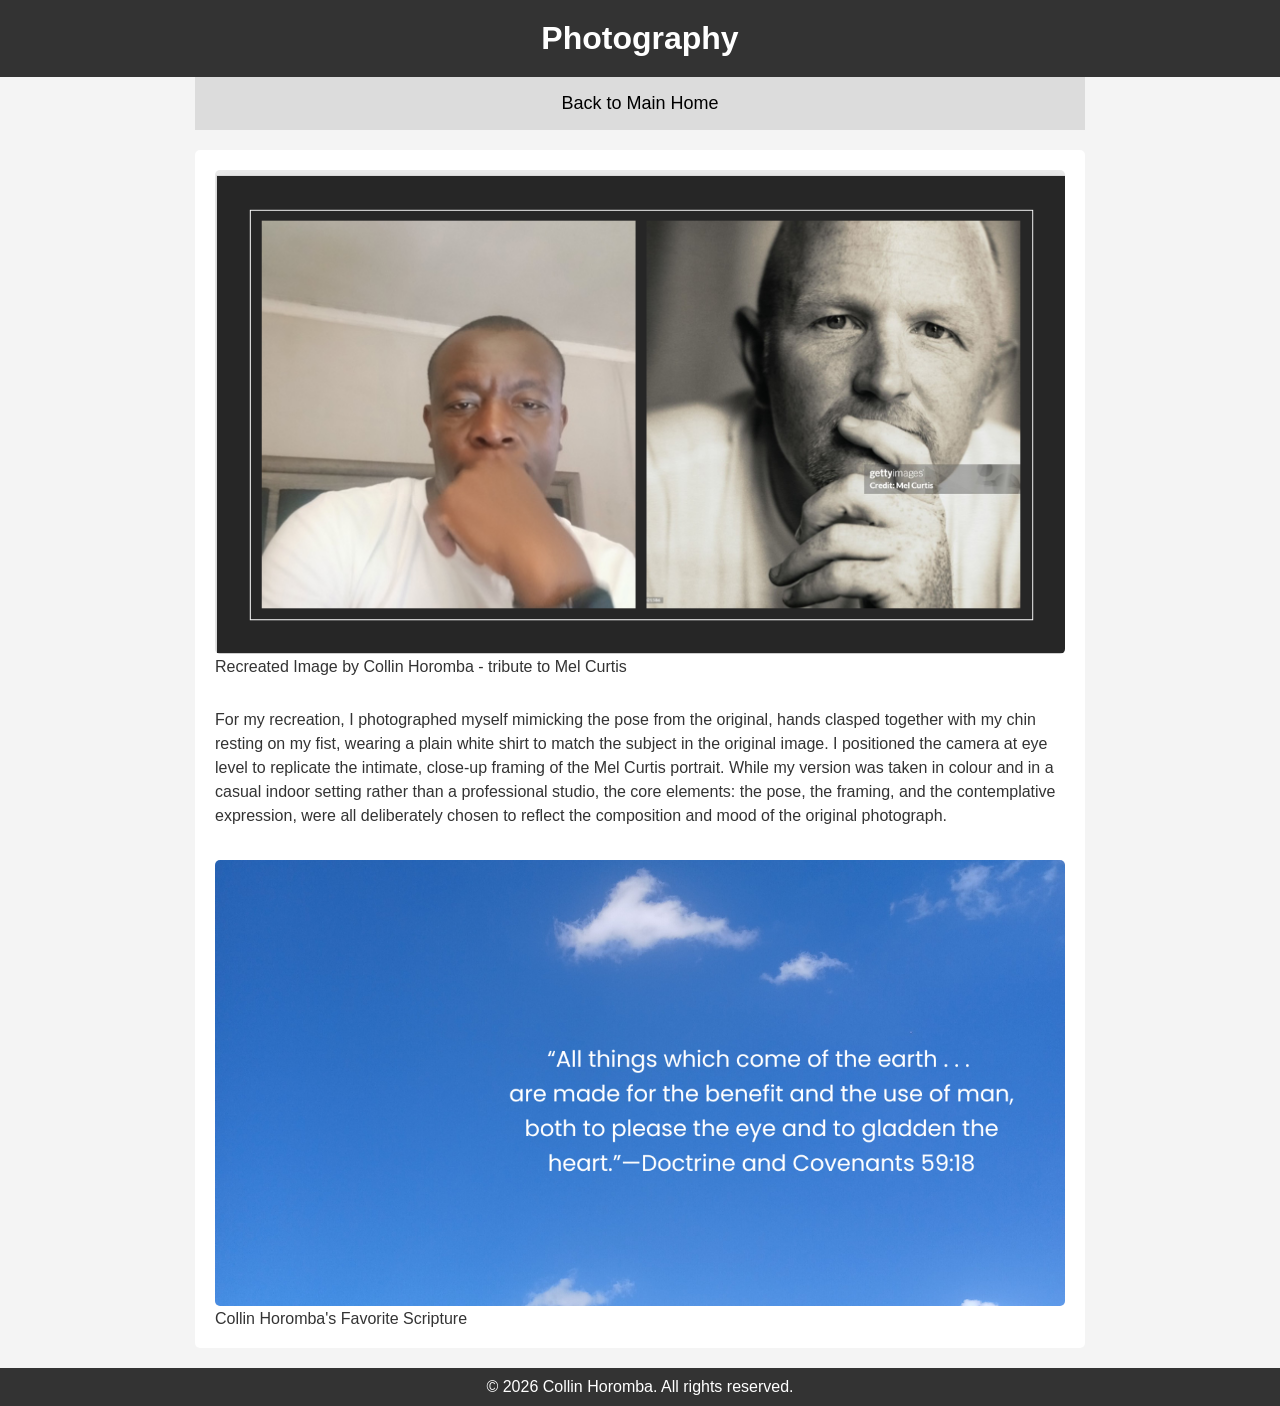
<file: photography.html>
<!DOCTYPE html>
<html lang="en">
<head>
    <meta charset="UTF-8">
    <meta name="viewport" content="width=device-width, initial-scale=1.0">
    <title>Photography | Collin Horomba — Graphic Design</title>
    <link rel="stylesheet" href="styles.css">
    <link href="https://fonts.googleapis.com/css2?family=Cormorant+Garamond:ital,wght@0,300;0,400;0,600;1,300;1,400&family=DM+Sans:wght@300;400;500&display=swap" rel="stylesheet">
</head>
<body>
    <header>
        <h1>Photography</h1>
    </header>
    <nav>
        <a href="index.html">Back to Main Home</a>
    </nav>
    <main>
        <div class="photo">
            <picture>
                <source srcset="Screen Shot 2026-04-02 at 15.42.37.png" type="image/png">
                <img src="Screen Shot 2026-04-02 at 15.42.37.png" alt="Collin and Mel Curtis recreated image.">
                <caption>Recreated Image by Collin Horomba - tribute to Mel Curtis</caption>
                <p>
                    For my recreation, I photographed myself mimicking the pose from the original, hands clasped together with my chin resting on my fist, wearing a plain white shirt to match the subject in the original image. I positioned the camera at eye level to replicate the intimate, close-up framing of the Mel Curtis portrait. While my version was taken in colour and in a casual indoor setting rather than a professional studio, the core elements: the pose, the framing, and the contemplative expression, were all deliberately chosen to reflect the composition and mood of the original photograph.
                </p>
            </picture>

             <picture>
                <source srcset="favorite-scripture.png" type="image/png">
                <img src="favorite-scripture.png" alt="Collin Horomba favorite scripture.">
                <caption>Collin Horomba's Favorite Scripture</caption>
            </picture>

        </div>
    </main>
    <footer>
        <p>&copy; 2026 Collin Horomba. All rights reserved.</p>
    </footer>
</body>
</html>
</file>
<file: styles.css>
* {
    margin: 0;
    padding: 0;
    box-sizing: border-box;
}

body {
    font-family: Arial, sans-serif;
    background-color: #f4f4f4;
    color: #333;
}

header {
    background-color: #333;
    color: #fff;
    padding: 20px 0;
    text-align: center;
}

header h1 {
    text-align: center;
}

nav, main {
    max-width: 890px;
    margin:  auto;
    padding: 0 20px;
}

nav {
    background-color: gainsboro;
    padding: 1rem;
    text-align: center;
}

nav a {
    color: black;
    text-decoration: none;
    margin: 1rem;
    font-size: 18px;
    padding: 2rem;
}

nav a:hover {
    color: blue;
    text-decoration: underline;
    border-radius: 5px;
}

main {
    display: block;
    background-color: white;
    padding: 20px;
    margin-top: 20px;
    border-radius: 5px;
}

picture img {
    width: 100%;
    height: auto;
    border-radius: 5px;
}

picture caption {
    text-align: center;
    font-style: italic;
    margin-top: 10px;
    font-size: 14px;
    color: #666;
}

picture p {
    margin-top: 2rem;
    margin-bottom: 2rem;
    font-size: 16px;
    color: #333;
    line-height: 1.5;
}


.audio-para {
    margin-top: 20px;
    font-size: 16px;
    color: #333;
    line-height: 1.5;
    text-align: center;
    text-decoration: underline;
}

.audio-sample {
    margin-top: 2rem;
    text-align: center;
    padding: 1rem;
    border: 1px solid #ccc;
    border-radius: 5px;
    display: block;
}

.audio-sample h6 {
    margin-bottom: 1rem;
    font-size: 16px;
    color: #333;
}

main .audio-sample audio {
    width: 100%;
    outline: none;
}


footer {
    background-color: #333;
    color: #fff;
    text-align: center;
    padding: 10px 0;
    margin-top: 20px;
}
</file>
